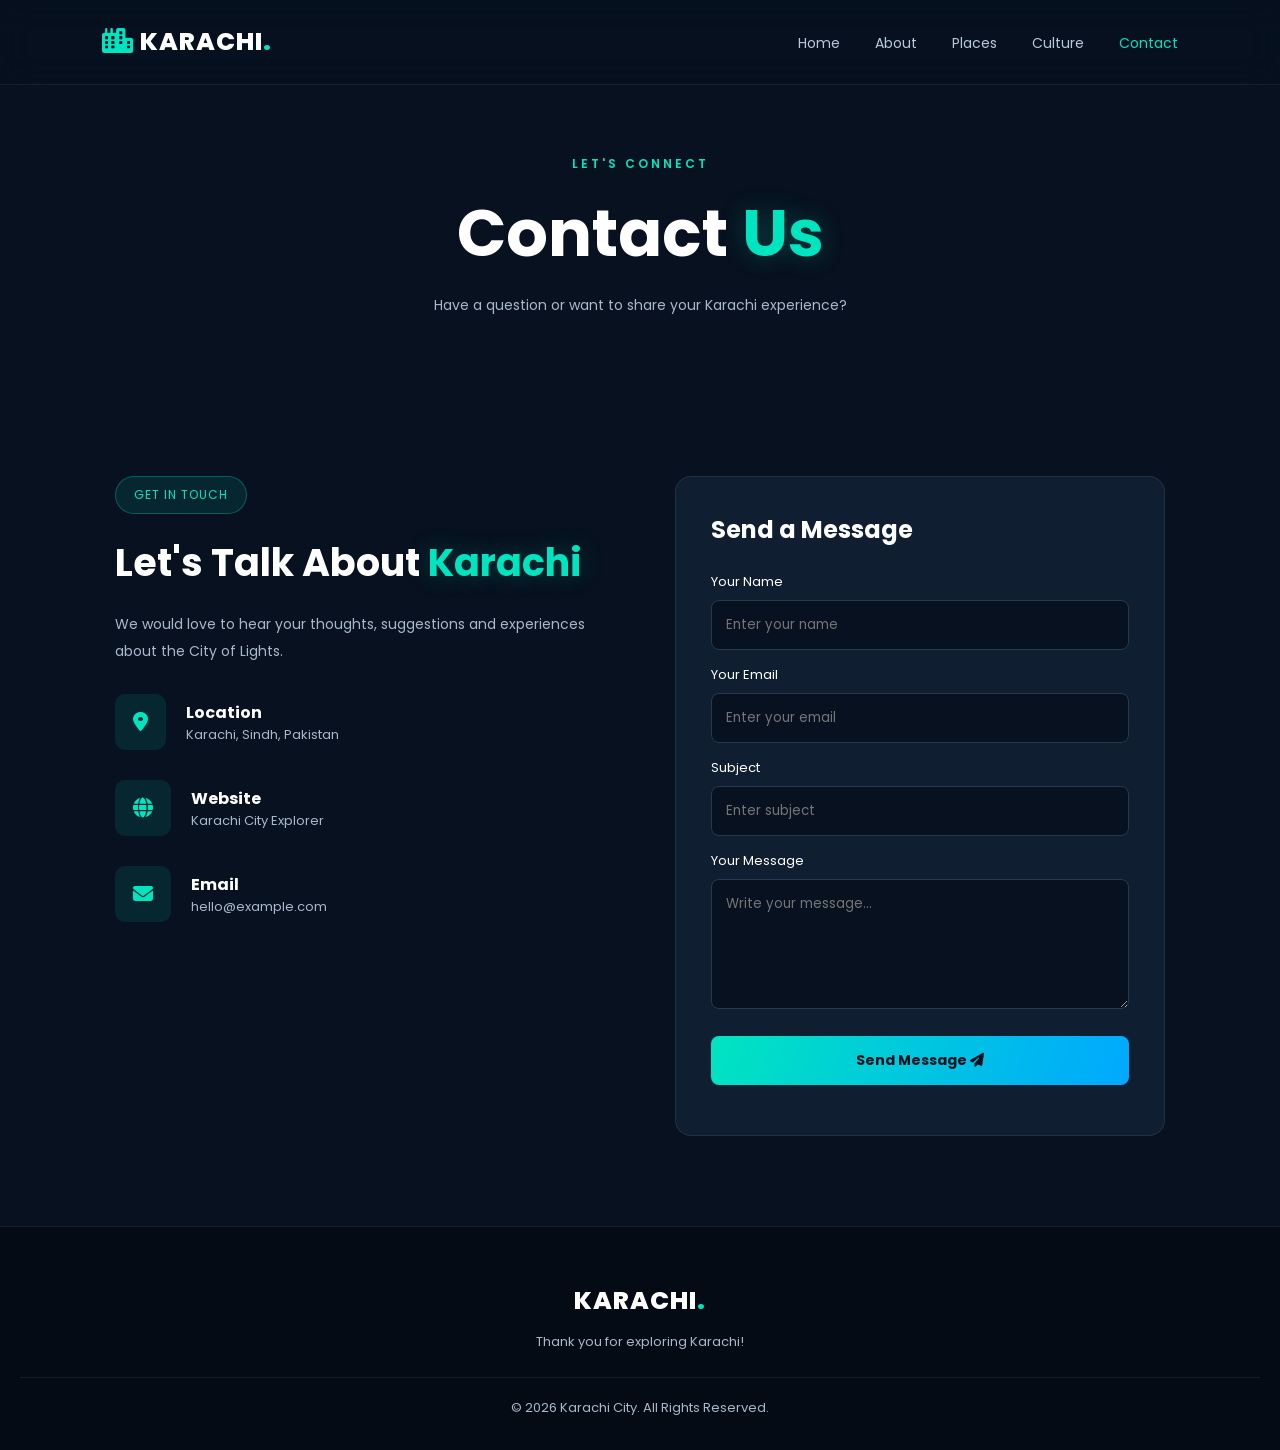
<file: contact.html>
<!DOCTYPE html>
<html lang="en">
<head>
<meta charset="UTF-8">
<meta name="viewport" content="width=device-width, initial-scale=1.0">
<title>Contact Karachi City</title>
<link rel="stylesheet" href="style.css">
<link href="https://fonts.googleapis.com/css2?family=Poppins:wght@300;400;500;600;700;800&display=swap" rel="stylesheet">
<link rel="stylesheet" href="https://cdnjs.cloudflare.com/ajax/libs/font-awesome/6.5.0/css/all.min.css">
</head>
<body>

<nav class="navbar">
<a href="index.html" class="logo"><i class="fa-solid fa-city"></i> KARACHI<span>.</span></a>
<button class="menu-toggle" onclick="toggleMenu()"><i class="fa-solid fa-bars"></i></button>
<ul id="navLinks">
<li><a href="index.html">Home</a></li>
<li><a href="about.html">About</a></li>
<li><a href="places.html">Places</a></li>
<li><a href="culture.html">Culture</a></li>
<li><a class="active" href="contact.html">Contact</a></li>
</ul>
</nav>

<header class="page-hero">
<span>LET'S CONNECT</span>
<h1>Contact <span>Us</span></h1>
<p>Have a question or want to share your Karachi experience?</p>
</header>

<section class="contact-section">
<div class="contact-info">
<span class="tag">GET IN TOUCH</span>
<h2>Let's Talk About <span>Karachi</span></h2>
<p>We would love to hear your thoughts, suggestions and experiences about the City of Lights.</p>

<div class="contact-item"><i class="fa-solid fa-location-dot"></i><div><h3>Location</h3><p>Karachi, Sindh, Pakistan</p></div></div>
<div class="contact-item"><i class="fa-solid fa-globe"></i><div><h3>Website</h3><p>Karachi City Explorer</p></div></div>
<div class="contact-item"><i class="fa-solid fa-envelope"></i><div><h3>Email</h3><p>hello@example.com</p></div></div>
</div>

<form class="contact-form" id="contactForm">
<h2>Send a Message</h2>
<label>Your Name</label>
<input type="text" id="name" placeholder="Enter your name" required>

<label>Your Email</label>
<input type="email" id="email" placeholder="Enter your email" required>

<label>Subject</label>
<input type="text" id="subject" placeholder="Enter subject" required>

<label>Your Message</label>
<textarea id="message" rows="5" placeholder="Write your message..." required></textarea>

<button type="submit" class="btn">Send Message <i class="fa-solid fa-paper-plane"></i></button>
<p id="formMessage"></p>
</form>
</section>

<footer>
<a href="index.html" class="logo">KARACHI<span>.</span></a>
<p>Thank you for exploring Karachi!</p>
<p class="copyright">© 2026 Karachi City. All Rights Reserved.</p>
</footer>

<script src="script.js"></script>
</body>
</html>
</file>
<file: style.css>
*{
    margin:0;
    padding:0;
    box-sizing:border-box;
    font-family:'Poppins',sans-serif;
}

html{scroll-behavior:smooth}

body{
    background:#07111f;
    color:#fff;
    overflow-x:hidden;
}

:root{
    --main:#00e5c0;
    --second:#00a8ff;
    --bg:#07111f;
    --card:#101e31;
    --muted:#a9b8ca;
}

a{text-decoration:none;color:inherit}

.background-glow{
    position:fixed;
    width:450px;
    height:450px;
    border-radius:50%;
    background:rgba(0,229,192,.10);
    filter:blur(120px);
    top:20%;
    left:-200px;
    z-index:-1;
    pointer-events:none;
}

.navbar{
    width:100%;
    min-height:85px;
    padding:18px 8%;
    display:flex;
    align-items:center;
    justify-content:space-between;
    background:rgba(7,17,31,.85);
    backdrop-filter:blur(18px);
    position:sticky;
    top:0;
    z-index:1000;
    border-bottom:1px solid rgba(255,255,255,.07);
}

.logo{
    font-size:25px;
    font-weight:800;
    letter-spacing:1px;
}

.logo i{color:var(--main)}
.logo span{color:var(--main)}

.navbar ul{
    display:flex;
    list-style:none;
    gap:35px;
}

.navbar ul a{
    font-size:14px;
    color:#b9c8d9;
    transition:.3s;
}

.navbar ul a:hover,
.navbar ul a.active{color:var(--main)}

.menu-toggle{
    display:none;
    background:none;
    color:white;
    border:0;
    font-size:25px;
    cursor:pointer;
}

/* HERO */

.hero{
    min-height:620px;
    padding:90px 10%;
    display:flex;
    align-items:center;
    justify-content:space-between;
    gap:50px;
    position:relative;
    background:
    linear-gradient(90deg,rgba(7,17,31,.98),rgba(7,17,31,.72)),
    url("https://images.unsplash.com/photo-1519501025264-65ba15a82390?w=1800") center/cover;
}

.hero-content{max-width:600px;z-index:2}

.tag{
    display:inline-block;
    color:var(--main);
    background:rgba(0,229,192,.1);
    border:1px solid rgba(0,229,192,.3);
    border-radius:30px;
    padding:9px 18px;
    font-size:12px;
    letter-spacing:1px;
}

.hero h1{
    font-size:clamp(55px,8vw,100px);
    line-height:1.05;
    margin:25px 0;
    font-weight:800;
}

.hero h1 span,
.section-heading h2 span,
.about-content h2 span,
.page-hero h1 span,
.contact-info h2 span{
    color:var(--main);
    text-shadow:0 0 25px rgba(0,229,192,.25);
}

.hero h3{
    font-size:27px;
    margin-bottom:15px;
}

.hero p,.section-heading p{
    color:var(--muted);
    line-height:1.9;
    font-size:15px;
}

.hero-buttons{
    display:flex;
    gap:15px;
    flex-wrap:wrap;
    margin-top:30px;
}

.btn{
    display:inline-block;
    padding:14px 25px;
    border-radius:8px;
    background:linear-gradient(110deg,var(--main),var(--second));
    color:#06131f;
    font-weight:700;
    font-size:14px;
    border:0;
    cursor:pointer;
    transition:.4s;
}

.btn:hover{
    transform:translateY(-5px);
    box-shadow:0 10px 30px rgba(0,229,192,.25);
}

.btn-outline{
    background:transparent;
    color:white;
    border:1px solid var(--main);
}

/* 3D HERO */

.hero-visual{
    width:400px;
    height:400px;
    position:relative;
    display:flex;
    align-items:center;
    justify-content:center;
    perspective:1000px;
}

.main-circle{
    width:300px;
    height:300px;
    border-radius:50%;
    overflow:hidden;
    border:7px solid rgba(0,229,192,.6);
    box-shadow:0 0 60px rgba(0,229,192,.3);
    animation:float 5s ease-in-out infinite;
    transform-style:preserve-3d;
}

.main-circle img{
    width:100%;
    height:100%;
    object-fit:cover;
}

.orbit{
    position:absolute;
    width:380px;
    height:150px;
    border:1px solid rgba(0,229,192,.6);
    border-radius:50%;
    transform:rotate(-35deg);
    animation:rotate 12s linear infinite;
}

.orbit2{
    width:350px;
    height:350px;
    border:1px dashed rgba(0,168,255,.6);
    transform:rotateX(65deg);
    animation:rotate 20s linear infinite;
}

.floating-icon{
    position:absolute;
    top:20px;
    right:20px;
    background:var(--main);
    color:#07111f;
    padding:20px;
    border-radius:50%;
    font-size:25px;
    z-index:3;
    animation:float 3s infinite;
}

.float-card{
    position:absolute;
    background:rgba(16,30,49,.9);
    border:1px solid rgba(0,229,192,.4);
    padding:13px 18px;
    border-radius:10px;
    font-size:12px;
    backdrop-filter:blur(10px);
    box-shadow:0 10px 30px rgba(0,0,0,.3);
}

.float-card i{color:var(--main);margin-right:7px}
.card-one{bottom:65px;left:-20px}
.card-two{top:75px;right:-35px}

@keyframes float{
    0%,100%{transform:translateY(0) rotateY(0)}
    50%{transform:translateY(-18px) rotateY(8deg)}
}

@keyframes rotate{
    to{transform:rotate(325deg)}
}

/* STATS */

.stats{
    display:grid;
    grid-template-columns:repeat(4,1fr);
    padding:40px 8%;
    background:#101e31;
    text-align:center;
    gap:20px;
}

.stats h2{
    font-size:35px;
    color:var(--main);
}

.stats p{font-size:13px;color:var(--muted)}

/* GENERAL SECTION */

.section{
    padding:90px 9%;
}

.section-heading{
    text-align:center;
    margin-bottom:50px;
}

.section-heading>span,
.banner span,
.culture-banner span,
.page-hero>span{
    font-size:12px;
    letter-spacing:3px;
    color:var(--main);
    font-weight:600;
}

.section-heading h2{
    font-size:clamp(30px,4vw,45px);
    margin:12px 0;
}

.cards{
    display:grid;
    grid-template-columns:repeat(3,1fr);
    gap:25px;
}

.feature-card,.place-card,.food-card,.info-card{
    background:var(--card);
    border-radius:16px;
    overflow:hidden;
    border:1px solid rgba(255,255,255,.07);
    transition:.4s;
    transform-style:preserve-3d;
}

.feature-card:hover,.place-card:hover,.food-card:hover,.info-card:hover{
    transform:translateY(-10px) rotateX(2deg);
    border-color:var(--main);
    box-shadow:0 20px 45px rgba(0,229,192,.12);
}

.feature-card img{
    width:100%;
    height:220px;
    object-fit:cover;
}

.feature-info{padding:25px}
.feature-info>i{font-size:27px;color:var(--main)}
.feature-info h3,.food-info h3{margin:12px 0}
.feature-info p,.food-info p,.place-info p,.info-card p{
    font-size:13px;
    line-height:1.8;
    color:var(--muted);
}

.feature-info a,.place-info a{
    display:inline-block;
    margin-top:18px;
    font-size:13px;
    color:var(--main);
}

/* BANNER */

.banner{
    padding:100px 10%;
    background:linear-gradient(90deg,rgba(7,17,31,.95),rgba(7,17,31,.4)),
    url("https://images.unsplash.com/photo-1519501025264-65ba15a82390?w=1800") center/cover;
}

.banner h2,.culture-banner h2{
    font-size:clamp(32px,5vw,55px);
    margin:20px 0;
}

.banner .btn{margin-top:15px}

/* PAGE HERO */

.page-hero{
    min-height:300px;
    display:flex;
    flex-direction:column;
    justify-content:center;
    align-items:center;
    text-align:center;
    padding:70px 20px;
    background:linear-gradient(rgba(7,17,31,.75),rgba(7,17,31,.9)),
    url("https://images.unsplash.com/photo-1519501025264-65ba15a82390?w=1800") center/cover;
}

.page-hero h1{
    font-size:clamp(40px,7vw,65px);
    margin:12px 0;
}

.page-hero p{color:var(--muted);font-size:14px}

/* ABOUT */

.about-section{
    padding:100px 9%;
    display:grid;
    grid-template-columns:1fr 1fr;
    gap:70px;
    align-items:center;
}

.about-image{position:relative;perspective:1000px}

.about-image img{
    width:100%;
    height:450px;
    object-fit:cover;
    border-radius:18px;
    transform:rotateY(5deg);
    box-shadow:15px 20px 50px rgba(0,0,0,.4);
    transition:.5s;
}

.about-image:hover img{transform:rotateY(0) scale(1.02)}

.image-label{
    position:absolute;
    bottom:20px;
    left:20px;
    background:#101e31;
    padding:12px 20px;
    border-radius:8px;
    color:var(--main);
}

.about-content h2,.contact-info h2{
    font-size:38px;
    margin:20px 0;
}

.about-content p,.contact-info>p{
    color:var(--muted);
    font-size:14px;
    line-height:1.9;
    margin-bottom:15px;
}

.about-content .btn{margin-top:15px}

.info-card{
    padding:35px 25px;
    text-align:center;
}

.info-card i{
    color:var(--main);
    font-size:35px;
    margin-bottom:20px;
}

.info-card h3{margin-bottom:10px}

/* PLACES */

.place-card img{
    width:100%;
    height:230px;
    object-fit:cover;
    transition:.5s;
}

.place-card:hover img{transform:scale(1.07)}

.place-info{padding:25px}

.place-info span{
    font-size:11px;
    letter-spacing:2px;
    color:var(--main);
}

.place-info h3{margin:12px 0}

/* FOOD */

.food-card img{
    width:100%;
    height:250px;
    object-fit:cover;
}

.food-info{padding:25px}

.culture-banner{
    display:grid;
    grid-template-columns:1fr 1fr;
    gap:50px;
    align-items:center;
    padding:80px 9%;
    background:#101e31;
}

.culture-banner p{
    color:var(--muted);
    font-size:14px;
    line-height:1.9;
}

.culture-banner img{
    width:100%;
    height:350px;
    object-fit:cover;
    border-radius:18px;
}

/* CONTACT */

.contact-section{
    padding:90px 9%;
    display:grid;
    grid-template-columns:1fr 1fr;
    gap:70px;
}

.contact-item{
    display:flex;
    align-items:center;
    gap:20px;
    margin-top:30px;
}

.contact-item i{
    background:rgba(0,229,192,.1);
    color:var(--main);
    padding:18px;
    border-radius:10px;
    font-size:20px;
}

.contact-item h3{font-size:16px}
.contact-item p{font-size:13px;color:var(--muted)}

.contact-form{
    padding:35px;
    background:var(--card);
    border:1px solid rgba(255,255,255,.08);
    border-radius:16px;
}

.contact-form h2{margin-bottom:25px}

.contact-form label{
    display:block;
    font-size:13px;
    margin:15px 0 8px;
}

.contact-form input,.contact-form textarea{
    width:100%;
    background:#07111f;
    border:1px solid #27394e;
    color:white;
    padding:14px;
    border-radius:8px;
    outline:none;
    resize:vertical;
}

.contact-form input:focus,.contact-form textarea:focus{
    border-color:var(--main);
}

.contact-form .btn{margin-top:20px;width:100%}
#formMessage{color:var(--main);font-size:13px;margin-top:15px}

/* FOOTER */

footer{
    background:#040b14;
    padding:55px 20px 20px;
    text-align:center;
    border-top:1px solid rgba(255,255,255,.08);
}

footer p{
    color:var(--muted);
    font-size:13px;
    margin:12px 0;
}

.socials{
    display:flex;
    justify-content:center;
    gap:15px;
    margin:20px 0;
}

.socials a{
    width:40px;
    height:40px;
    display:grid;
    place-items:center;
    border:1px solid var(--main);
    color:var(--main);
    border-radius:50%;
    transition:.3s;
}

.socials a:hover{
    background:var(--main);
    color:#07111f;
    transform:translateY(-5px);
}

.copyright{
    border-top:1px solid rgba(255,255,255,.08);
    padding-top:20px;
    margin-top:25px;
}

/* RESPONSIVE */

@media(max-width:900px){

    .hero{
        flex-direction:column;
        text-align:center;
        padding:70px 7%;
    }

    .hero-buttons{justify-content:center}

    .hero-visual{margin-top:20px;max-width:100%}

    .about-section,.contact-section,.culture-banner{
        grid-template-columns:1fr;
    }

    .cards{grid-template-columns:repeat(2,1fr)}

    .stats{grid-template-columns:repeat(2,1fr)}

    .about-image img{height:350px}
}

@media(max-width:600px){

    .navbar{padding:18px 6%}

    .menu-toggle{display:block}

    .navbar ul{
        display:none;
        position:absolute;
        top:80px;
        left:0;
        width:100%;
        padding:25px;
        background:#101e31;
        flex-direction:column;
        gap:20px;
        text-align:center;
        border-top:1px solid rgba(255,255,255,.1);
    }

    .navbar ul.show{display:flex}

    .hero h1{font-size:55px}

    .hero-visual{
        transform:scale(.8);
        margin:-20px 0;
    }

    .cards{grid-template-columns:1fr}

    .section{padding:65px 7%}

    .stats{padding:35px 5%}

    .stats h2{font-size:27px}

    .about-section,.contact-section{padding:65px 7%;gap:35px}

    .culture-banner{padding:60px 7%}

    .contact-form{padding:23px}
script.js    .page-hero{min-height:250px}
}

/* SCROLL ANIMATION */

.reveal{
    opacity:0;
    transform:translateY(35px);
    transition:all .8s ease;
}

.reveal.active{
    opacity:1;
    transform:translateY(0);
}

::selection{
    background:var(--main);
    color:#07111f;
}
</file>
